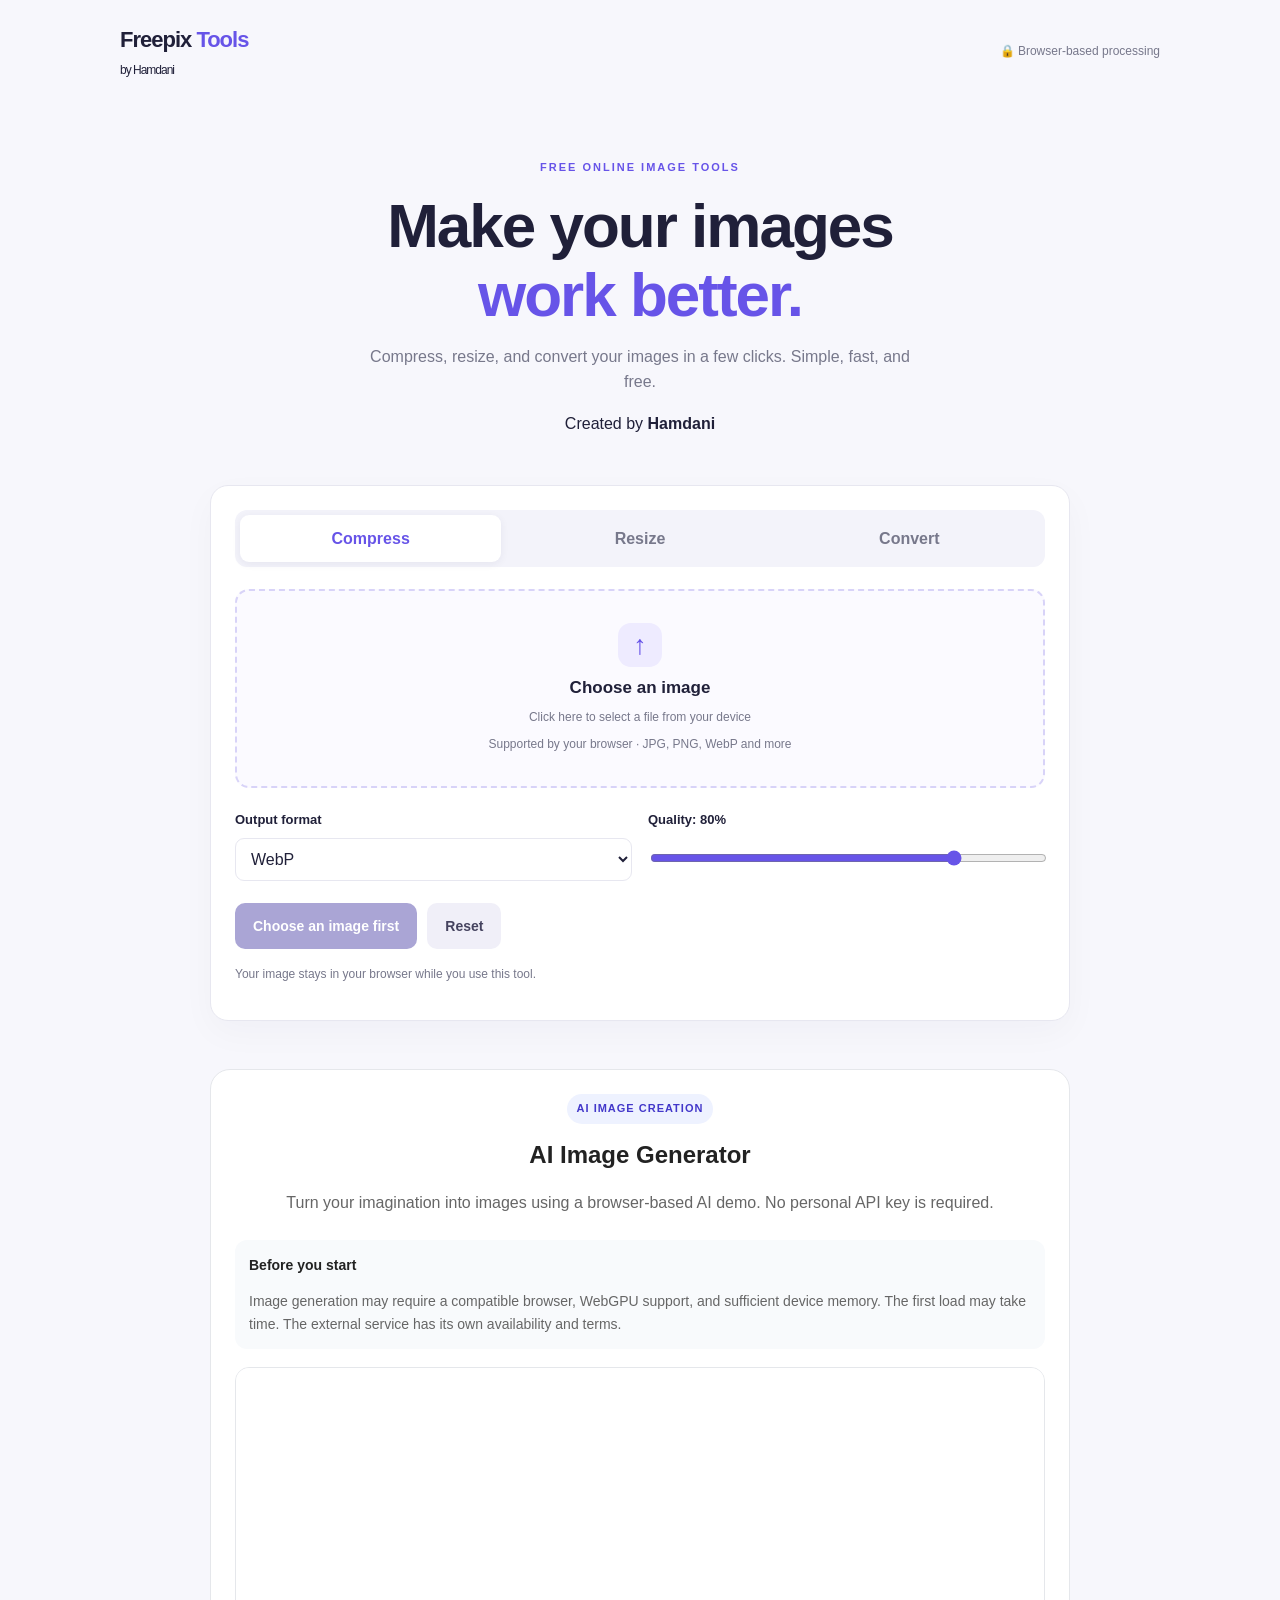
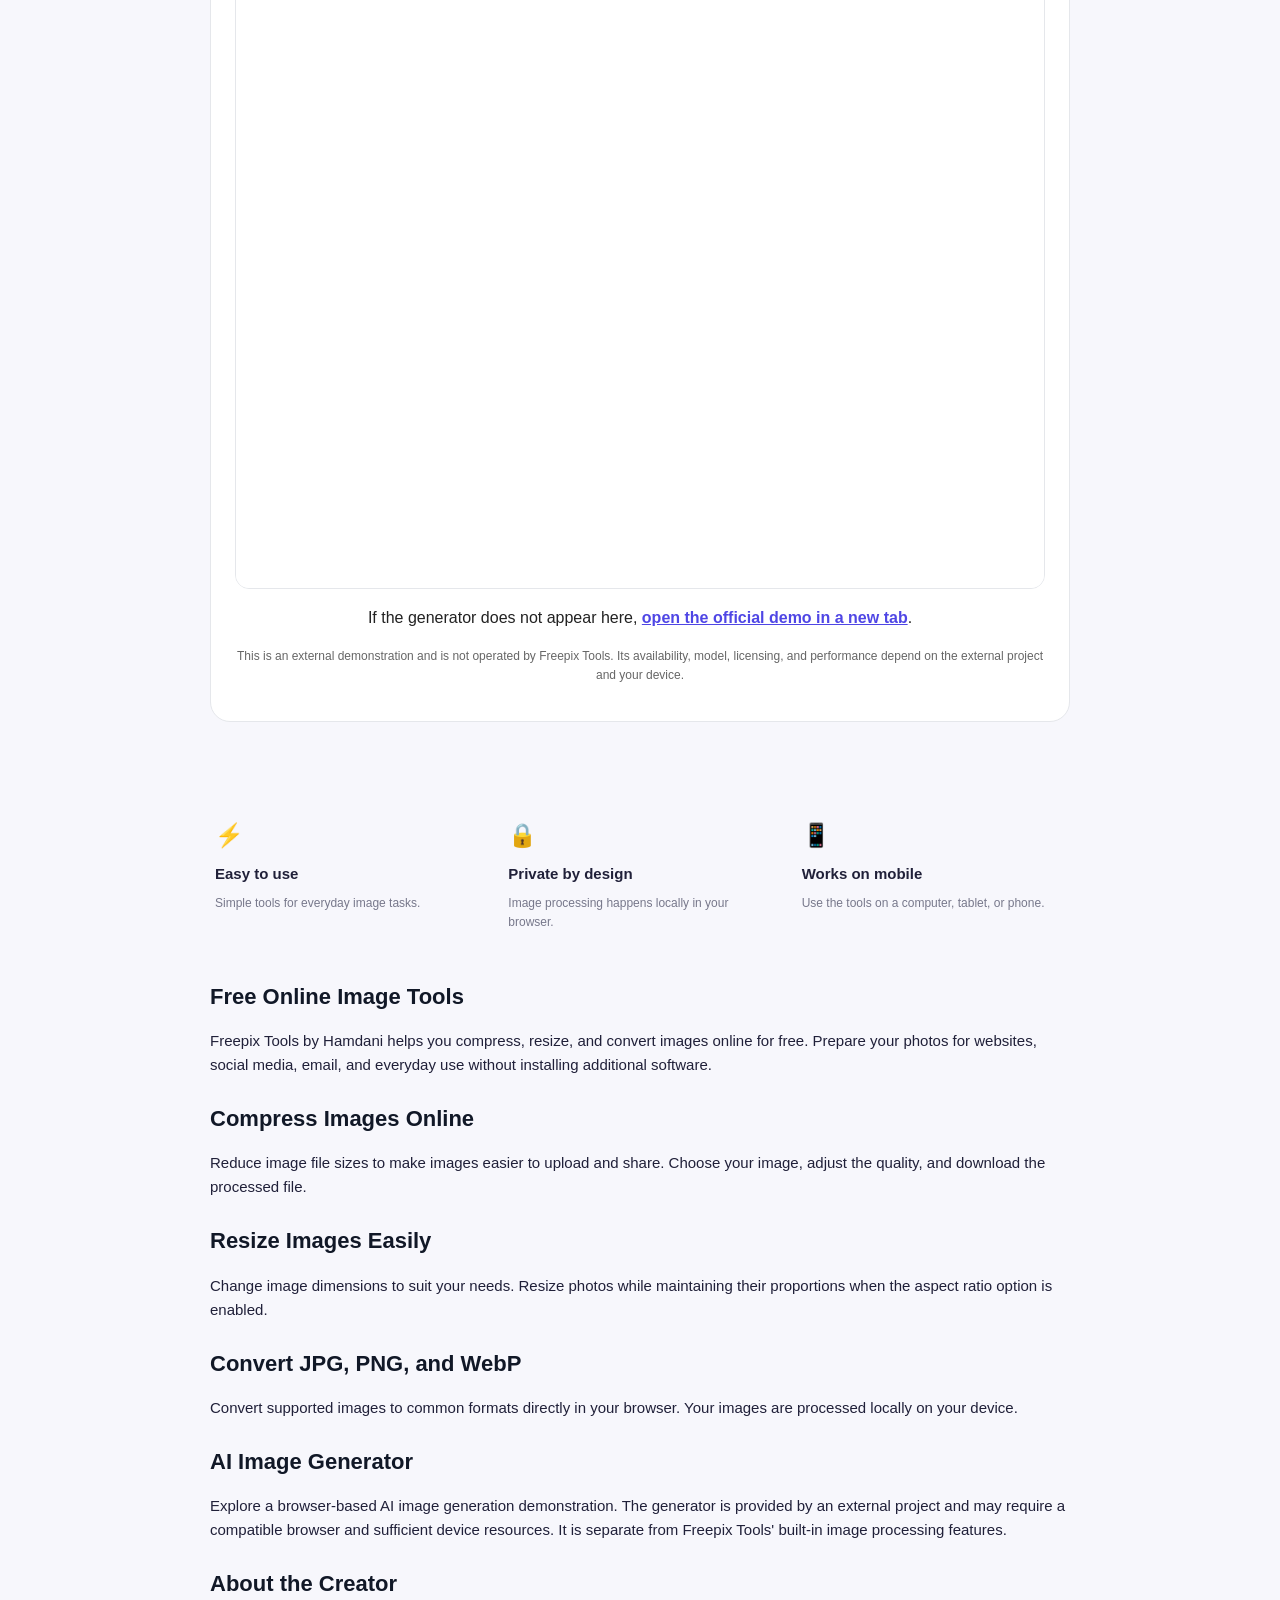
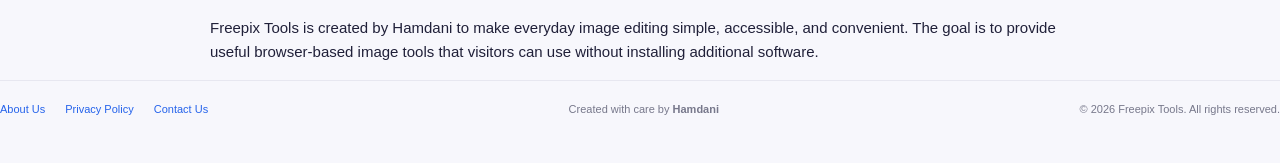
<file: index.html>
<!DOCTYPE html>
<html lang="en">
<head>
  <meta charset="UTF-8">
  <meta name="viewport" content="width=device-width, initial-scale=1">

  <title>Freepix Tools by Hamdani - Free Online Image Tools</title>

  <meta name="description" content="Freepix Tools by Hamdani offers free online image compression, resizing, conversion, and access to a browser-based AI image generator.">

  <meta name="keywords" content="Freepix Tools, Hamdani, free image compressor, image resizer online, image converter, AI image generator, JPG to PNG, PNG to WebP">

  <meta name="author" content="Hamdani">
  <meta name="robots" content="index, follow">

  <meta property="og:title" content="Freepix Tools by Hamdani - Free Online Image Tools">
  <meta property="og:description" content="Compress, resize, convert images, and explore browser-based AI image generation with Freepix Tools by Hamdani.">
  <meta property="og:type" content="website">

  <link rel="stylesheet" href="style.css">
  <script src="script.js" defer></script>
</head>

<body>
  <header class="header">
    <a href="index.html" class="logo">
      Freepix <span>Tools</span>
      <small style="display:block;font-size:12px;font-weight:400;margin-top:4px;">
        by Hamdani
      </small>
    </a>
    <span class="privacy">🔒 Browser-based processing</span>
  </header>

  <main class="container">
    <section class="hero">
      <p class="eyebrow">FREE ONLINE IMAGE TOOLS</p>
      <h1>Make your images<br><span>work better.</span></h1>
      <p class="intro">
        Compress, resize, and convert your images in a few clicks.
        Simple, fast, and free.
      </p>
      <p class="creator">Created by <strong>Hamdani</strong></p>
    </section>

    <section class="workspace">
      <div class="tabs" role="tablist" aria-label="Image tools">
        <button class="tab active" data-mode="compress" role="tab" aria-selected="true">Compress</button>
        <button class="tab" data-mode="resize" role="tab" aria-selected="false">Resize</button>
        <button class="tab" data-mode="convert" role="tab" aria-selected="false">Convert</button>
      </div>

      <label class="upload" for="imageInput">
        <span class="upload-icon">↑</span>
        <strong>Choose an image</strong>
        <span>Click here to select a file from your device</span>
        <small>Supported by your browser · JPG, PNG, WebP and more</small>
      </label>

      <input id="imageInput" type="file" accept="image/*" hidden>

      <div id="settings" class="settings">
        <div id="formatGroup" class="field">
          <label for="format">Output format</label>
          <select id="format">
            <option value="image/webp">WebP</option>
            <option value="image/jpeg">JPG</option>
            <option value="image/png">PNG</option>
          </select>
        </div>

        <div id="qualityGroup" class="field">
          <label for="quality">Quality: <span id="qualityValue">80%</span></label>
          <input id="quality" type="range" min="10" max="100" value="80">
        </div>

        <div id="widthGroup" class="field hidden">
          <label for="width">Width (px)</label>
          <input id="width" type="number" min="1" max="12000" placeholder="Width">
        </div>

        <div id="heightGroup" class="field hidden">
          <label for="height">Height (px)</label>
          <input id="height" type="number" min="1" max="12000" placeholder="Height">
        </div>

        <label id="ratioGroup" class="check hidden">
          <input id="keepRatio" type="checkbox" checked>
          Keep aspect ratio
        </label>
      </div>

      <div class="actions">
        <button id="processButton" class="button primary" disabled>
          Choose an image first
        </button>
        <button id="resetButton" class="button secondary" type="button">Reset</button>
      </div>

      <p id="status" class="status" aria-live="polite">
        Your image stays in your browser while you use this tool.
      </p>

      <section id="result" class="result hidden">
        <h2>Your image</h2>

        <div class="preview-grid">
          <div class="preview-card">
            <h3>Original</h3>
            <img id="originalPreview" alt="Original image preview">
            <p id="originalInfo"></p>
          </div>

          <div class="preview-card">
            <h3>Result</h3>
            <img id="resultPreview" alt="Processed image preview">
            <p id="resultInfo"></p>
          </div>
        </div>

        <a id="downloadButton" class="button primary download" download="freepix-image">
          Download image ↓
        </a>
      </section>
    </section>

    <!-- AI IMAGE GENERATOR -->
    <section class="ai-generator-section" id="ai-generator">
      <div class="ai-generator-heading">
        <span class="ai-generator-badge">AI IMAGE CREATION</span>
        <h2>AI Image Generator</h2>
        <p>
          Turn your imagination into images using a browser-based AI demo.
          No personal API key is required.
        </p>
      </div>

      <div class="ai-generator-notice">
        <strong>Before you start</strong>
        <p>
          Image generation may require a compatible browser, WebGPU support,
          and sufficient device memory. The first load may take time.
          The external service has its own availability and terms.
        </p>
      </div>

      <div class="ai-generator-frame">
        <iframe
          src="https://websd.mlc.ai/"
          title="External browser-based AI image generator demo"
          loading="lazy"
          allow="webgpu"
          referrerpolicy="strict-origin-when-cross-origin"
        ></iframe>
      </div>

      <p class="ai-generator-fallback">
        If the generator does not appear here,
        <a
          href="https://websd.mlc.ai/"
          target="_blank"
          rel="noopener noreferrer"
        >open the official demo in a new tab</a>.
      </p>

      <p class="ai-generator-disclaimer">
        This is an external demonstration and is not operated by Freepix Tools.
        Its availability, model, licensing, and performance depend on the
        external project and your device.
      </p>
    </section>

    <section class="features">
      <article>
        <span>⚡</span>
        <h2>Easy to use</h2>
        <p>Simple tools for everyday image tasks.</p>
      </article>

      <article>
        <span>🔒</span>
        <h2>Private by design</h2>
        <p>Image processing happens locally in your browser.</p>
      </article>

      <article>
        <span>📱</span>
        <h2>Works on mobile</h2>
        <p>Use the tools on a computer, tablet, or phone.</p>
      </article>
    </section>

    <section class="seo-content">
      <h2>Free Online Image Tools</h2>
      <p>
        Freepix Tools by Hamdani helps you compress, resize, and convert images
        online for free. Prepare your photos for websites, social media,
        email, and everyday use without installing additional software.
      </p>

      <h2>Compress Images Online</h2>
      <p>
        Reduce image file sizes to make images easier to upload and share.
        Choose your image, adjust the quality, and download the processed file.
      </p>

      <h2>Resize Images Easily</h2>
      <p>
        Change image dimensions to suit your needs. Resize photos while
        maintaining their proportions when the aspect ratio option is enabled.
      </p>

      <h2>Convert JPG, PNG, and WebP</h2>
      <p>
        Convert supported images to common formats directly in your browser.
        Your images are processed locally on your device.
      </p>

      <h2>AI Image Generator</h2>
      <p>
        Explore a browser-based AI image generation demonstration. The
        generator is provided by an external project and may require a
        compatible browser and sufficient device resources. It is separate
        from Freepix Tools' built-in image processing features.
      </p>

      <h2>About the Creator</h2>
      <p>
        Freepix Tools is created by Hamdani to make everyday image editing
        simple, accessible, and convenient. The goal is to provide useful
        browser-based image tools that visitors can use without installing
        additional software.
      </p>
    </section>
  </main>

  <footer class="site-footer">
    <nav aria-label="Footer navigation">
      <a href="about.html">About Us</a>
      <a href="privacy.html">Privacy Policy</a>
      <a href="contact.html">Contact Us</a>
    </nav>

    <p>Created with care by <strong>Hamdani</strong></p>
    <p>&copy; 2026 Freepix Tools. All rights reserved.</p>
  </footer>
</body>
</html>
</file>
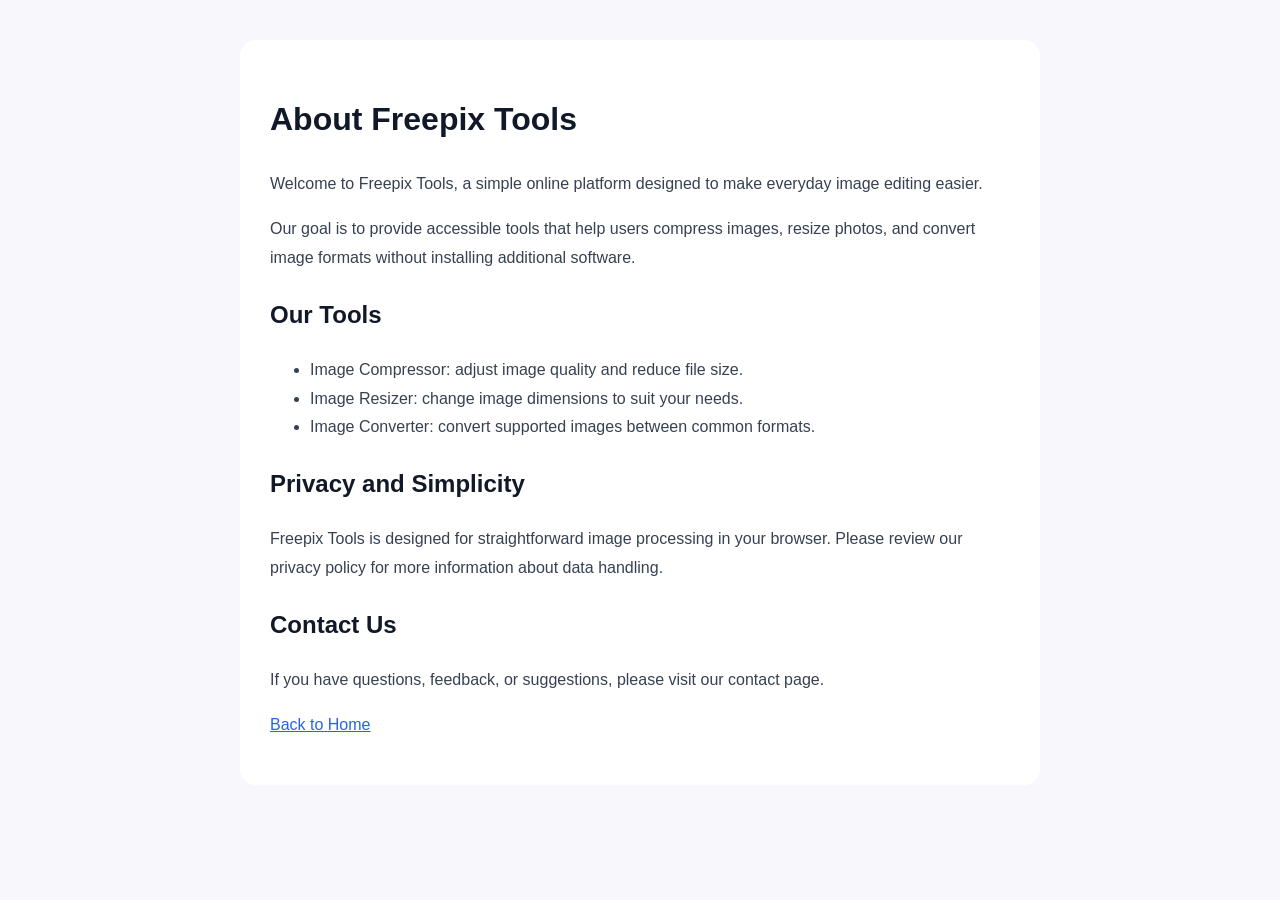
<file: about.html>
<!DOCTYPE html>
<html lang="en">
<head>
  <meta charset="UTF-8">
  <meta name="viewport" content="width=device-width, initial-scale=1.0">
  <title>About Us - Freepix Tools</title>
  <meta name="description" content="Learn about Freepix Tools, a simple online platform for compressing, resizing, and converting images.">
  <link rel="stylesheet" href="style.css">
  <style>
    .page-content {
      max-width: 800px;
      margin: 40px auto;
      padding: 30px;
      background: white;
      color: #374151;
      border-radius: 16px;
      line-height: 1.8;
    }
    .page-content h1, .page-content h2 {
      color: #111827;
    }
    .page-content a {
      color: #2563eb;
    }
  </style>
</head>
<body>
  <main class="page-content">
    <h1>About Freepix Tools</h1>

    <p>Welcome to Freepix Tools, a simple online platform designed to make everyday image editing easier.</p>

    <p>Our goal is to provide accessible tools that help users compress images, resize photos, and convert image formats without installing additional software.</p>

    <h2>Our Tools</h2>
    <ul>
      <li>Image Compressor: adjust image quality and reduce file size.</li>
      <li>Image Resizer: change image dimensions to suit your needs.</li>
      <li>Image Converter: convert supported images between common formats.</li>
    </ul>

    <h2>Privacy and Simplicity</h2>
    <p>Freepix Tools is designed for straightforward image processing in your browser. Please review our privacy policy for more information about data handling.</p>

    <h2>Contact Us</h2>
    <p>If you have questions, feedback, or suggestions, please visit our contact page.</p>

    <p><a href="index.html">Back to Home</a></p>
  </main>
</body>
</file>
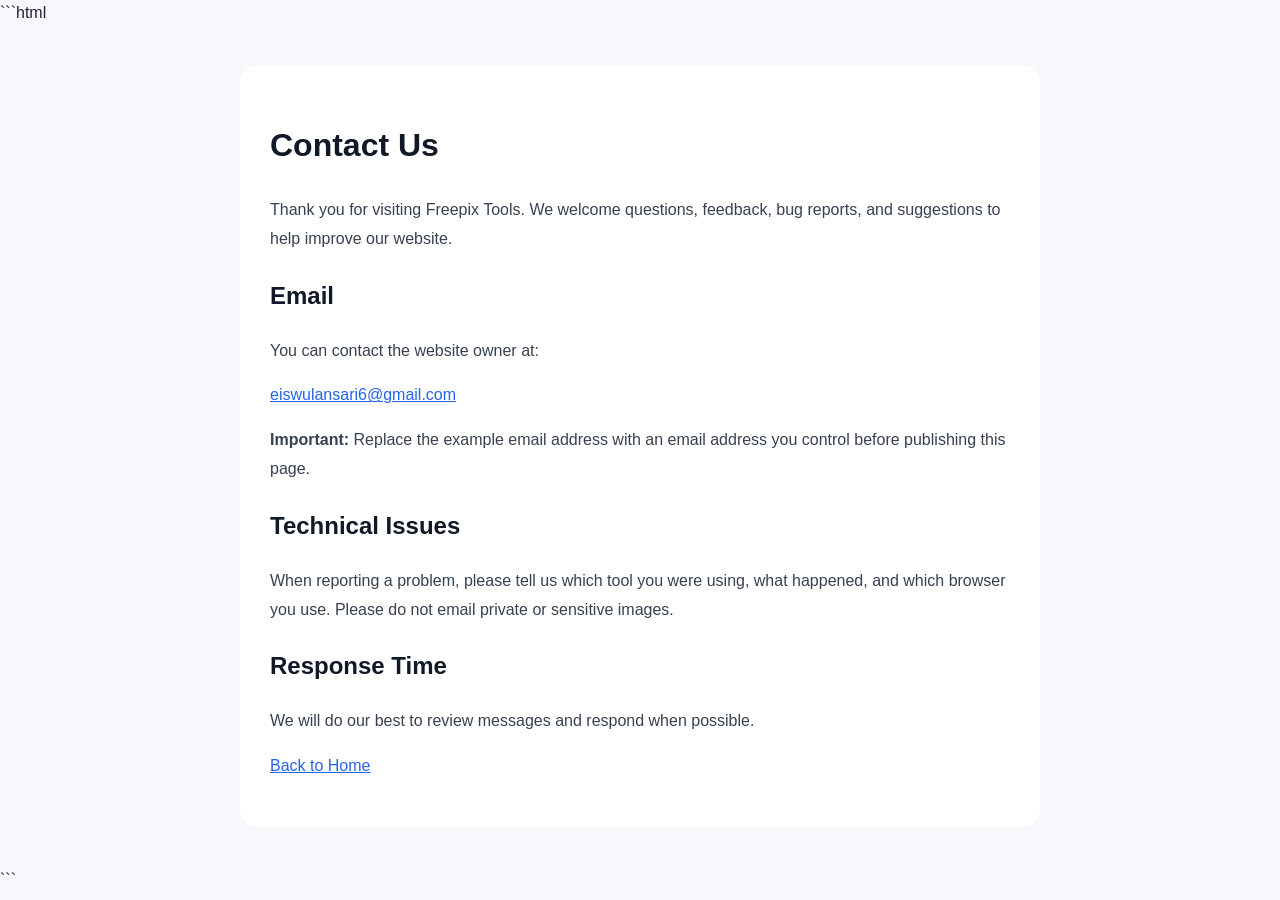
<file: contact.html>
```html
<!DOCTYPE html>
<html lang="en">
<head>
  <meta charset="UTF-8">
  <meta name="viewport" content="width=device-width, initial-scale=1.0">
  <title>Contact Us - Freepix Tools</title>
  <meta name="description" content="Contact Freepix Tools with questions, feedback, or suggestions about our free online image tools.">
  <link rel="stylesheet" href="style.css">
  <style>
    .page-content {
      max-width: 800px;
      margin: 40px auto;
      padding: 30px;
      background: #fff;
      color: #374151;
      border-radius: 16px;
      line-height: 1.8;
    }
    .page-content h1,
    .page-content h2 {
      color: #111827;
    }
    .page-content a {
      color: #2563eb;
    }
  </style>
</head>
<body>
  <main class="page-content">
    <h1>Contact Us</h1>

    <p>Thank you for visiting Freepix Tools. We welcome questions, feedback, bug reports, and suggestions to help improve our website.</p>

    <h2>Email</h2>
    <p>You can contact the website owner at:</p>
    <p><a href="mailto:YOUR_EMAILexample.com">eiswulansari6@gmail.com</a></p>

    <p><strong>Important:</strong> Replace the example email address with an email address you control before publishing this page.</p>

    <h2>Technical Issues</h2>
    <p>When reporting a problem, please tell us which tool you were using, what happened, and which browser you use. Please do not email private or sensitive images.</p>

    <h2>Response Time</h2>
    <p>We will do our best to review messages and respond when possible.</p>

    <p><a href="index.html">Back to Home</a></p>
  </main>
</body>
</html>
```
</file>
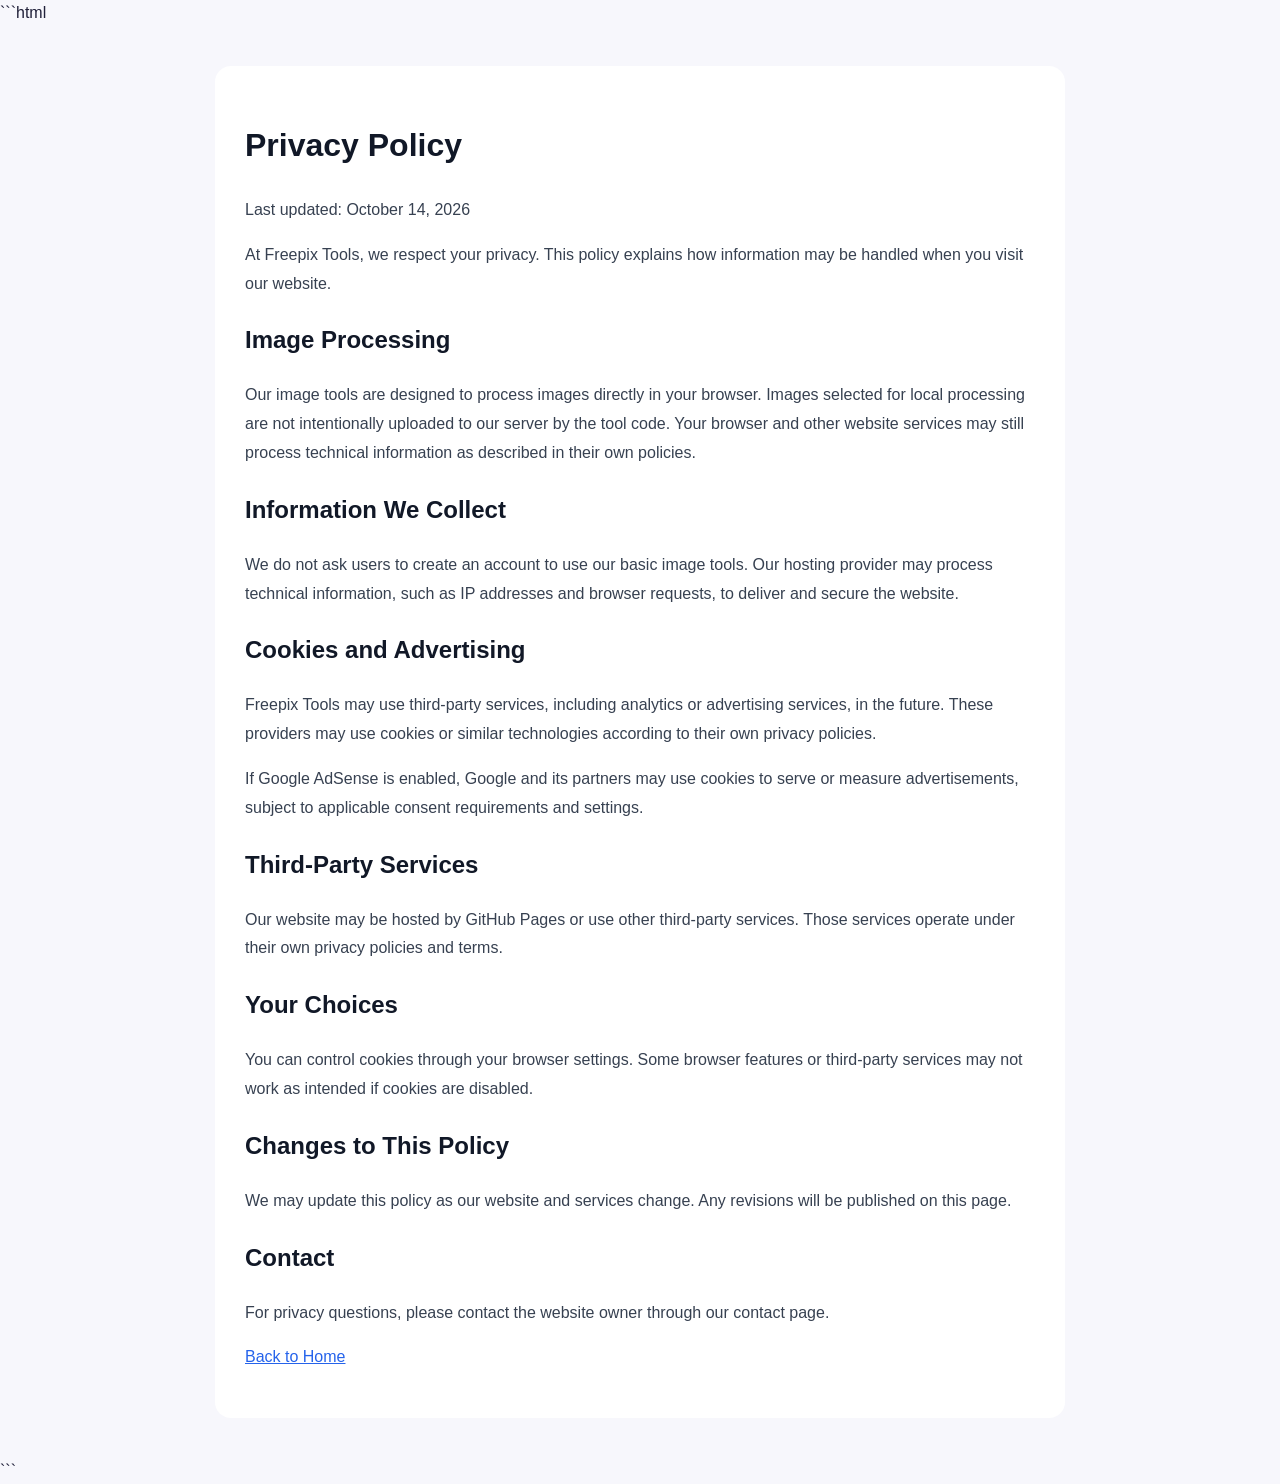
<file: privacy.html>
```html
<!DOCTYPE html>
<html lang="en">
<head>
  <meta charset="UTF-8">
  <meta name="viewport" content="width=device-width, initial-scale=1.0">
  <title>Privacy Policy - Freepix Tools</title>
  <meta name="description" content="Read the Freepix Tools privacy policy to understand how our website handles information and image processing.">
  <link rel="stylesheet" href="style.css">
  <style>
    .page-content {
      max-width: 850px;
      margin: 40px auto;
      padding: 30px;
      background: #fff;
      color: #374151;
      border-radius: 16px;
      line-height: 1.8;
    }
    .page-content h1,
    .page-content h2 {
      color: #111827;
    }
    .page-content a {
      color: #2563eb;
    }
  </style>
</head>
<body>
  <main class="page-content">
    <h1>Privacy Policy</h1>
    <p>Last updated: October 14, 2026</p>

    <p>At Freepix Tools, we respect your privacy. This policy explains how information may be handled when you visit our website.</p>

    <h2>Image Processing</h2>
    <p>Our image tools are designed to process images directly in your browser. Images selected for local processing are not intentionally uploaded to our server by the tool code. Your browser and other website services may still process technical information as described in their own policies.</p>

    <h2>Information We Collect</h2>
    <p>We do not ask users to create an account to use our basic image tools. Our hosting provider may process technical information, such as IP addresses and browser requests, to deliver and secure the website.</p>

    <h2>Cookies and Advertising</h2>
    <p>Freepix Tools may use third-party services, including analytics or advertising services, in the future. These providers may use cookies or similar technologies according to their own privacy policies.</p>

    <p>If Google AdSense is enabled, Google and its partners may use cookies to serve or measure advertisements, subject to applicable consent requirements and settings.</p>

    <h2>Third-Party Services</h2>
    <p>Our website may be hosted by GitHub Pages or use other third-party services. Those services operate under their own privacy policies and terms.</p>

    <h2>Your Choices</h2>
    <p>You can control cookies through your browser settings. Some browser features or third-party services may not work as intended if cookies are disabled.</p>

    <h2>Changes to This Policy</h2>
    <p>We may update this policy as our website and services change. Any revisions will be published on this page.</p>

    <h2>Contact</h2>
    <p>For privacy questions, please contact the website owner through our contact page.</p>

    <p><a href="index.html">Back to Home</a></p>
  </main>
</body>
</html>
```
</file>
<file: style.css>
:root {
  --purple: #6754e8;
  --ink: #202039;
  --muted: #77788b;
  --line: #e7e7f0;
  --bg: #f7f7fc;
}

* {
  box-sizing: border-box;
}

body {
  margin: 0;
  background: var(--bg);
  color: var(--ink);
  font-family: Arial, Helvetica, sans-serif;
  line-height: 1.6;
}

button, input, select {
  font: inherit;
}

button, a, label {
  -webkit-tap-highlight-color: transparent;
}

.header {
  max-width: 1080px;
  margin: auto;
  padding: 22px 20px;
  display: flex;
  justify-content: space-between;
  align-items: center;
  gap: 16px;
}

.logo {
  font-size: 22px;
  font-weight: 800;
  letter-spacing: -1px;
  color: var(--ink);
  text-decoration: none;
}

.logo span, .hero h1 span {
  color: var(--purple);
}

.privacy {
  font-size: 12px;
  color: var(--muted);
}

.container {
  max-width: 900px;
  margin: auto;
  padding: 0 20px;
}

.hero {
  text-align: center;
  padding: 46px 0 32px;
}

.eyebrow {
  color: var(--purple);
  font-size: 11px;
  font-weight: 800;
  letter-spacing: 2px;
}

.hero h1 {
  font-size: clamp(38px, 7vw, 62px);
  line-height: 1.12;
  letter-spacing: -2px;
  margin: 14px 0;
}

.intro {
  max-width: 550px;
  margin: auto;
  color: var(--muted);
  font-size: 16px;
}

.workspace {
  background: white;
  border: 1px solid var(--line);
  border-radius: 18px;
  padding: 24px;
  box-shadow: 0 12px 35px #25234b08;
}

.tabs {
  display: flex;
  gap: 8px;
  padding: 5px;
  background: #f3f3fa;
  border-radius: 12px;
  margin-bottom: 22px;
}

.tab {
  flex: 1;
  border: 0;
  background: transparent;
  color: var(--muted);
  border-radius: 9px;
  padding: 11px 8px;
  font-weight: 700;
  cursor: pointer;
}

.tab.active {
  background: white;
  color: var(--purple);
  box-shadow: 0 2px 8px #25234b10;
}

.upload {
  display: flex;
  flex-direction: column;
  align-items: center;
  text-align: center;
  gap: 7px;
  padding: 32px 12px;
  border: 2px dashed #d8d3f8;
  border-radius: 14px;
  background: #fbfaff;
  cursor: pointer;
}

.upload:hover {
  border-color: var(--purple);
  background: #f8f6ff;
}

.upload-icon {
  display: grid;
  place-items: center;
  width: 44px;
  height: 44px;
  border-radius: 13px;
  background: #eeebff;
  color: var(--purple);
  font-size: 27px;
  font-weight: bold;
}

.upload strong {
  font-size: 17px;
}

.upload span:not(.upload-icon),
.upload small {
  color: var(--muted);
  font-size: 12px;
}

.settings {
  display: grid;
  grid-template-columns: repeat(2, minmax(0, 1fr));
  gap: 16px;
  margin-top: 22px;
}

.field label {
  display: block;
  font-weight: 700;
  font-size: 13px;
  margin-bottom: 7px;
}

.field select,
.field input[type="number"] {
  width: 100%;
  min-height: 43px;
  padding: 9px 11px;
  border: 1px solid var(--line);
  border-radius: 9px;
  background: white;
  color: var(--ink);
}

.field input[type="range"] {
  width: 100%;
  accent-color: var(--purple);
  margin-top: 12px;
}

.check {
  display: flex;
  align-items: center;
  gap: 8px;
  font-size: 13px;
}

.check input {
  accent-color: var(--purple);
}

.hidden {
  display: none !important;
}

.actions {
  display: flex;
  flex-wrap: wrap;
  gap: 10px;
  margin-top: 22px;
}

.button {
  display: inline-flex;
  align-items: center;
  justify-content: center;
  border: 0;
  border-radius: 10px;
  padding: 12px 18px;
  font-weight: 700;
  font-size: 14px;
  text-decoration: none;
  cursor: pointer;
  transition: background .15s;
}

.primary {
  background: var(--purple);
  color: white;
}

.primary:hover {
  background: #5442d1;
}

.primary:disabled {
  background: #aaa5d5;
  cursor: not-allowed;
}

.secondary {
  background: #f0eff8;
  color: #45435f;
}

.status {
  color: var(--muted);
  font-size: 12px;
  overflow-wrap: anywhere;
  margin-top: 16px;
}

.result {
  border-top: 1px solid var(--line);
  margin-top: 24px;
  padding-top: 20px;
}

.result h2 {
  font-size: 20px;
}

.preview-grid {
  display: grid;
  grid-template-columns: repeat(2, minmax(0, 1fr));
  gap: 14px;
}

.preview-card {
  min-width: 0;
  padding: 13px;
  background: #f8f8fc;
  border-radius: 12px;
}

.preview-card h3 {
  font-size: 13px;
  margin: 0 0 12px;
}

.preview-card img {
  display: block;
  width: 100%;
  max-height: 280px;
  object-fit: contain;
}

.preview-card p {
  color: var(--muted);
  font-size: 11px;
  overflow-wrap: anywhere;
}

.download {
  margin-top: 16px;
}

.features {
  display: grid;
  grid-template-columns: repeat(3, minmax(0, 1fr));
  gap: 20px;
  padding: 42px 0;
}

.features article {
  padding: 5px;
}

.features article > span {
  font-size: 23px;
}

.features h2 {
  font-size: 15px;
  margin: 8px 0;
}

.features p {
  color: var(--muted);
  font-size: 12px;
  margin: 0;
}

footer {
  border-top: 1px solid var(--line);
  padding: 20px 0 30px;
  display: flex;
  justify-content: space-between;
  gap: 12px;
  flex-wrap: wrap;
  color: var(--muted);
  font-size: 11px;
}

footer p {
  margin: 0;
}

@media (max-width: 600px) {
  .header {
    padding: 16px;
  }

  .logo {
    font-size: 19px;
  }

  .privacy {
    font-size: 10px;
  }

  .container {
    padding: 0 12px;
  }

  .hero {
    padding: 35px 5px 25px;
  }

  .hero h1 {
    letter-spacing: -1px;
  }

  .workspace {
    padding: 15px;
  }

  .upload {
    padding: 25px 10px;
  }

  .settings,
  .preview-grid {
    grid-template-columns: 1fr;
  }

  .actions .button {
    flex: 1;
  }

  .features {
    grid-template-columns: 1fr;
    gap: 18px;
    padding: 30px 5px;
  }
}```css
/* SEO Content */
.seo-content {
  max-width: 900px;
  margin: 50px auto 30px;
  padding: 30px;
  background: #ffffff;
  border: 1px solid #e5e7eb;
  border-radius: 16px;
  color: #374151;
  line-height: 1.8;
}

.seo-content h2 {
  margin-top: 24px;
  margin-bottom: 10px;
  color: #111827;
  font-size: 22px;
}

.seo-content h2:first-child {
  margin-top: 0;
}

.seo-content p {
  margin-bottom: 16px;
  font-size: 15px;
}

@media (max-width: 600px) {
  .seo-content {
    margin: 30px 12px;
    padding: 20px;
  }

  .seo-content h2 {
    font-size: 19px;
  }
}
``````css
.site-footer {
  max-width: 900px;
  margin: 40px auto 0;
  padding: 25px 16px;
  text-align: center;
  border-top: 1px solid #e5e7eb;
  color: #6b7280;
  font-size: 14px;
}

.site-footer nav {
  display: flex;
  justify-content: center;
  flex-wrap: wrap;
  gap: 20px;
  margin-bottom: 14px;
}

.site-footer a {
  color: #2563eb;
  text-decoration: none;
}

.site-footer a:hover {
  text-decoration: underline;
}

.site-footer p {
  margin: 0;
}
```
.ai-generator-section {
  max-width: 1100px;
  margin: 48px auto;
  padding: 24px;
  border: 1px solid #e5e7eb;
  border-radius: 20px;
  background: #fff;
  color: #222;
}

.ai-generator-heading {
  text-align: center;
  margin-bottom: 24px;
}

.ai-generator-badge {
  display: inline-block;
  padding: 6px 10px;
  border-radius: 20px;
  background: #eef2ff;
  color: #4338ca;
  font-size: 11px;
  font-weight: 700;
  letter-spacing: 1px;
}

.ai-generator-heading h2 {
  margin: 12px 0 8px;
}

.ai-generator-heading p,
.ai-generator-notice p,
.ai-generator-disclaimer {
  color: #666;
  line-height: 1.6;
}

.ai-generator-notice {
  margin-bottom: 18px;
  padding: 14px;
  background: #f8fafc;
  border-radius: 12px;
  font-size: 14px;
}

.ai-generator-notice p {
  margin-bottom: 0;
}

.ai-generator-frame {
  overflow: hidden;
  border: 1px solid #e5e7eb;
  border-radius: 14px;
  background: #f8fafc;
}

.ai-generator-frame iframe {
  display: block;
  width: 100%;
  height: 820px;
  border: 0;
  background: #fff;
}

.ai-generator-fallback {
  margin-top: 16px;
  text-align: center;
  line-height: 1.6;
}

.ai-generator-fallback a {
  color: #4f46e5;
  font-weight: 600;
}

.ai-generator-disclaimer {
  margin-top: 16px;
  text-align: center;
  font-size: 12px;
}

@media (max-width: 600px) {
  .ai-generator-section {
    margin: 24px 10px;
    padding: 14px;
  }

  .ai-generator-frame iframe {
    height: 700px;
  }
}

/* AI Image Generator */
.ai-generator-section {
  max-width: 1100px;
  margin: 48px auto;
  padding: 24px;
  border: 1px solid #e5e7eb;
  border-radius: 20px;
  background: #fff;
  color: #222;
}

.ai-generator-heading {
  text-align: center;
  margin-bottom: 24px;
}

.ai-generator-badge {
  display: inline-block;
  padding: 6px 10px;
  border-radius: 20px;
  background: #eef2ff;
  color: #4338ca;
  font-size: 11px;
  font-weight: 700;
  letter-spacing: 1px;
}

.ai-generator-heading h2 {
  margin: 12px 0 8px;
}

.ai-generator-heading p,
.ai-generator-notice p,
.ai-generator-disclaimer {
  color: #666;
  line-height: 1.6;
}

.ai-generator-notice {
  margin-bottom: 18px;
  padding: 14px;
  background: #f8fafc;
  border-radius: 12px;
  font-size: 14px;
}

.ai-generator-notice p {
  margin-bottom: 0;
}

.ai-generator-frame {
  overflow: hidden;
  border: 1px solid #e5e7eb;
  border-radius: 14px;
  background: #f8fafc;
}

.ai-generator-frame iframe {
  display: block;
  width: 100%;
  height: 820px;
  border: 0;
  background: #fff;
}

.ai-generator-fallback {
  margin-top: 16px;
  text-align: center;
  line-height: 1.6;
}

.ai-generator-fallback a {
  color: #4f46e5;
  font-weight: 600;
}

.ai-generator-disclaimer {
  margin-top: 16px;
  text-align: center;
  font-size: 12px;
}

@media (max-width: 600px) {
  .ai-generator-section {
    margin: 24px 10px;
    padding: 14px;
  }

  .ai-generator-frame iframe {
    height: 700px;
  }
}
</file>
